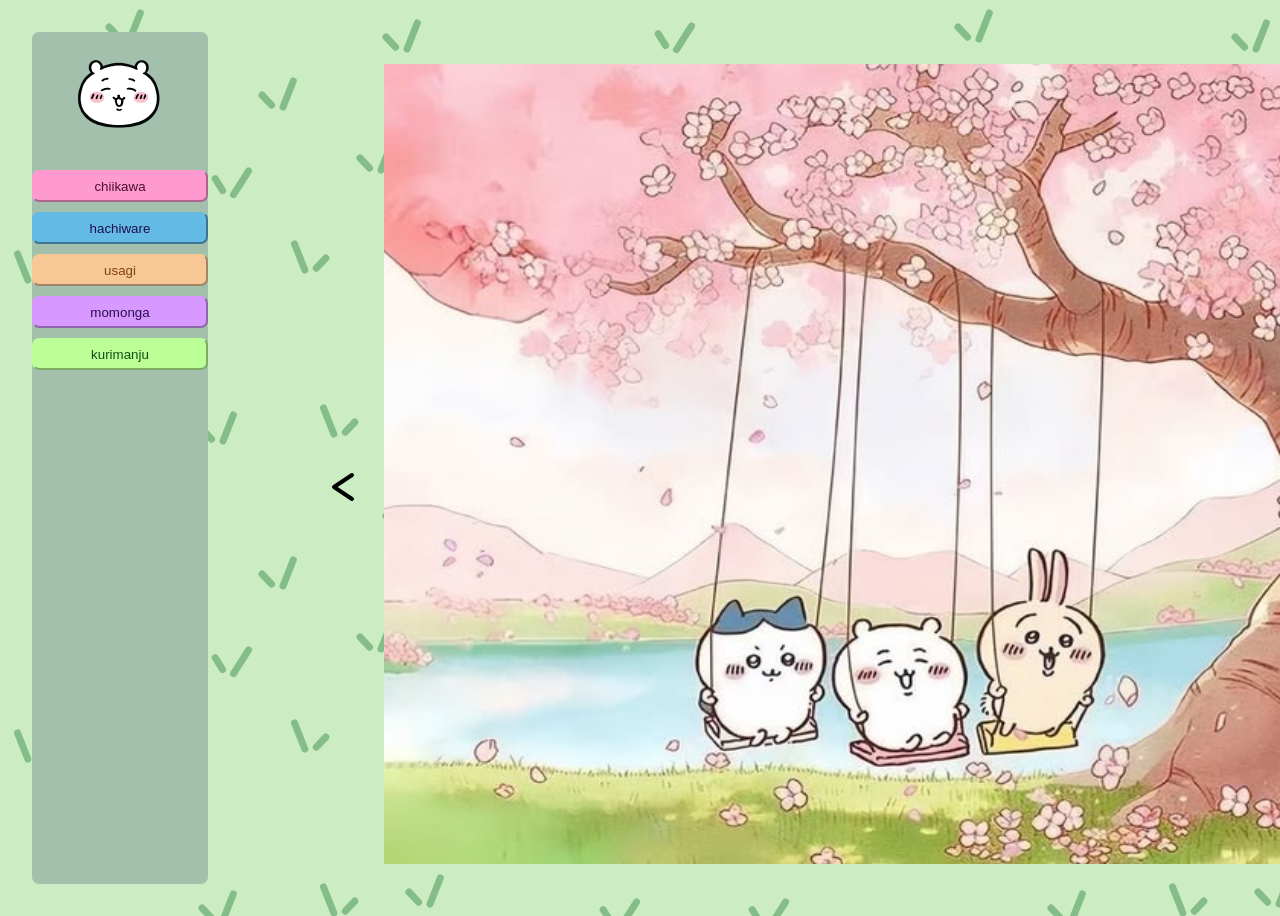
<file: index.html>
<!DOCTYPE html>
<html lang="en">

<head>
    <meta charset="UTF-8">
    <meta name="viewport" content="width=device-width, initial-scale=1.0">
    <title>Document</title>
    <link rel="stylesheet" href="./estils/style.css">
    <link rel="shortcut icon" href="./media/icon.webp" type="image/x-icon">
    <link rel="stylesheet" href="https://www.w3schools.com/w3css/5/w3.css">
</head>

<body>
    <aside>
        <a href="index.html"><img src="./media/icon.webp" alt="" id="logo"></a>
        <a href="chiikawa.html"><button id="chiikawa-button">chiikawa</button></a>
        <a href="hachiware.html"><button id="hachiware-button">hachiware</button></a>
        <a href="usagi.html"><button id="usagi-button">usagi</button></a>
        <a href="momonga.html"><button id="momonga-button">momonga</button></a>
        <a href="kurimanju.html"><button id="kurimanju-button">kurimanju</button></a>
    </aside>

    <div id="carousel-container">
        <button class="carousel left">
            <canvas id="canvasLeft" width="60" height="60"></canvas>
        </button>
        <div class="card"> <img src="./media/imagen1.jpg" class="w3-container w3-center w3-animate-right" alt="imagen1">
        </div>
        <div class="card"> <img src="./media/imagen2.jpg" class="w3-container w3-center w3-animate-right" alt=""></div>
        <div class="card"> <img src="./media/imagen3.jpg" class="w3-container w3-center w3-animate-right" alt=""></div>
        <div class="card"> <img src="./media/imagen4.jpg" class="w3-container w3-center w3-animate-right" alt=""></div>
        <div class="card"> <img src="./media/imagen5.jpg" class="w3-container w3-center w3-animate-right" alt=""></div>
        <div class="card"> <img src="./media/imagen6.jpg" class="w3-container w3-center w3-animate-right" alt=""></div>
        <div class="card"> <img src="./media/imagen7.jpg" class="w3-container w3-center w3-animate-right" alt=""></div>
        <div class="card"> <img src="./media/imagen8.jpg" class="w3-container w3-center w3-animate-right" alt=""></div>
        <div class="card"> <img src="./media/imagen9.jpg" class="w3-container w3-center w3-animate-right" alt=""></div>
        <div class="card"> <img src="./media/imagen10.jpg" class="w3-container w3-center w3-animate-right" alt=""></div>

        <button class="carousel right">
            <canvas id="canvasRight" width="60" height="60"></canvas>
        </button>
    </div>

    <script src="scripts/script.js"></script>
</body>

</html>
</file>
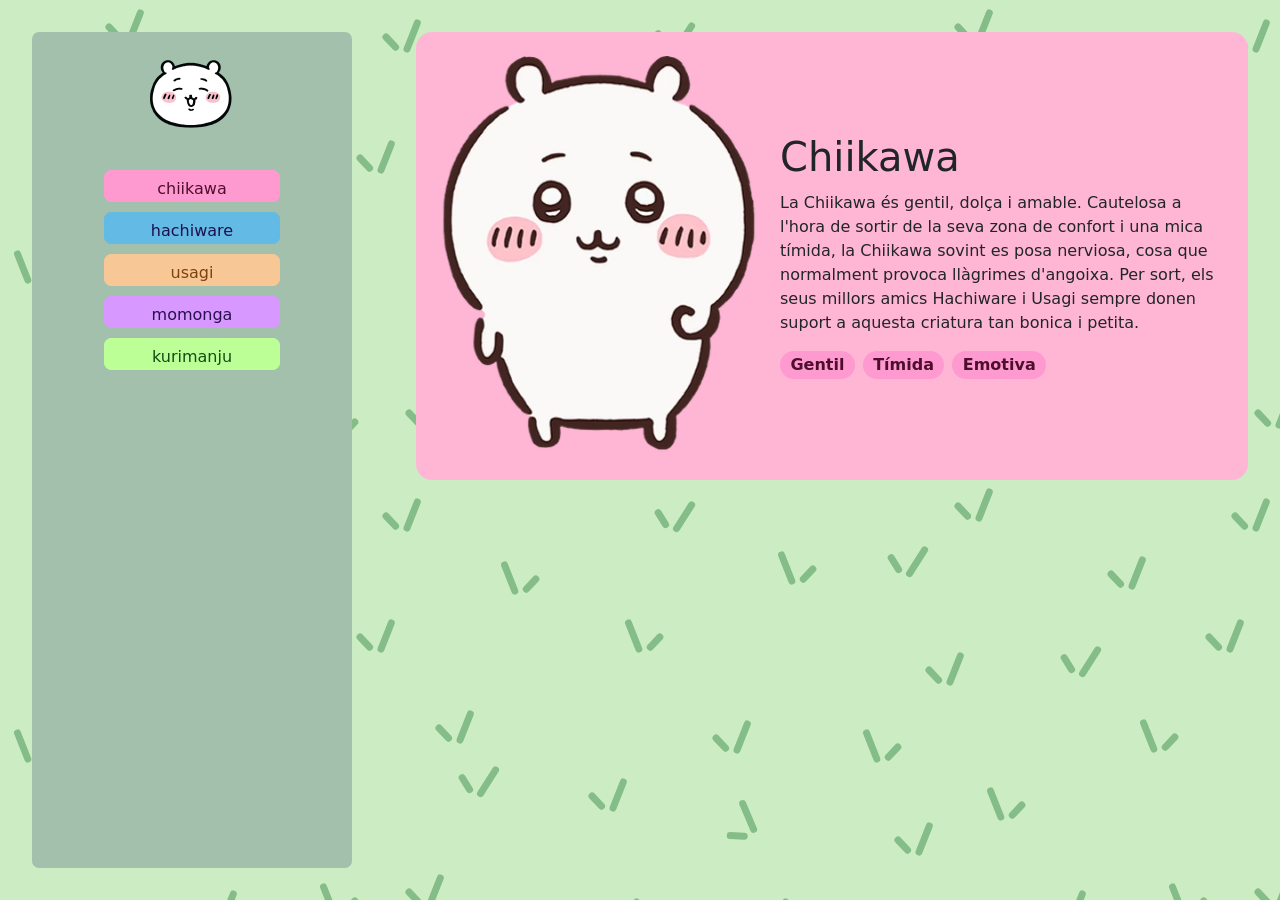
<file: chiikawa.html>
<!DOCTYPE html>
<html lang="en">

<head>
    <meta charset="UTF-8">
    <meta name="viewport" content="width=device-width, initial-scale=1.0">
    <title>Document</title>
    <link rel="stylesheet" href="https://cdn.jsdelivr.net/npm/bootstrap@5.3.3/dist/css/bootstrap.min.css">
    <link rel="stylesheet" href="./estils/style.css">
    <link rel="shortcut icon" href="./media/icon.webp" type="image/x-icon">
    <link rel="stylesheet" href="estils/card.css">
    <link rel="stylesheet" href="https://fonts.googleapis.com/css?family=Roboto">

</head>

<body>
    <aside>
        <a href="index.html"><img src="./media/icon.webp" alt="" id="logo"></a>
        <a href="chiikawa.html"><button id="chiikawa-button" class="btn">chiikawa</button></a>
        <a href="hachiware.html"><button id="hachiware-button" class="btn">hachiware</button></a>
        <a href="usagi.html"><button id="usagi-button" class="btn">usagi</button></a>
        <a href="momonga.html"><button id="momonga-button" class="btn">momonga</button></a>
        <a href="kurimanju.html"><button id="kurimanju-button" class="btn">kurimanju</button></a>
    </aside>
    <main>
        <div id="info-card">
            <img src="./media/chiikawa.webp" alt="chiikawa" id="personaje">
            <div>
                <h1>Chiikawa</h1>
                <p>La Chiikawa és gentil, dolça i amable. Cautelosa a l'hora de sortir de la seva zona de confort i una
                    mica tímida, la Chiikawa sovint es posa nerviosa, cosa que normalment provoca llàgrimes d'angoixa.
                    Per sort, els seus millors amics Hachiware i Usagi sempre donen suport a aquesta criatura tan bonica
                    i petita.</p>
                <div class="d-flex flex-wrap gap-2 mt-3">
                    <span class="badge rounded-pill fs-6" style="background-color: rgb(255, 154, 208); color: rgb(78, 15, 46);">Gentil</span>
                    <span class="badge rounded-pill fs-6" style="background-color: rgb(255, 154, 208); color: rgb(78, 15, 46);">Tímida</span>
                    <span class="badge rounded-pill fs-6" style="background-color: rgb(255, 154, 208); color: rgb(78, 15, 46);">Emotiva</span>
                </div>
            </div>
        </div>

        <div id="videos">
            <iframe src="https://www.youtube.com/embed/SqHxRtYHN5U?si=kvVrjuJg3hHNGULl" title="YouTube video player"
                frameborder="0"
                allow="accelerometer; autoplay; clipboard-write; encrypted-media; gyroscope; picture-in-picture; web-share"
                referrerpolicy="strict-origin-when-cross-origin" allowfullscreen></iframe>

            <iframe src="https://www.youtube.com/embed/YKrNhAxC6f0?si=hrZwmKj901_6UMIQ" title="YouTube video player"
                frameborder="0"
                allow="accelerometer; autoplay; clipboard-write; encrypted-media; gyroscope; picture-in-picture; web-share"
                referrerpolicy="strict-origin-when-cross-origin" allowfullscreen></iframe>
        </div>
    </main>
    <script src="https://cdn.jsdelivr.net/npm/bootstrap@5.3.3/dist/js/bootstrap.bundle.min.js"></script>
</body>

</html>
</file>
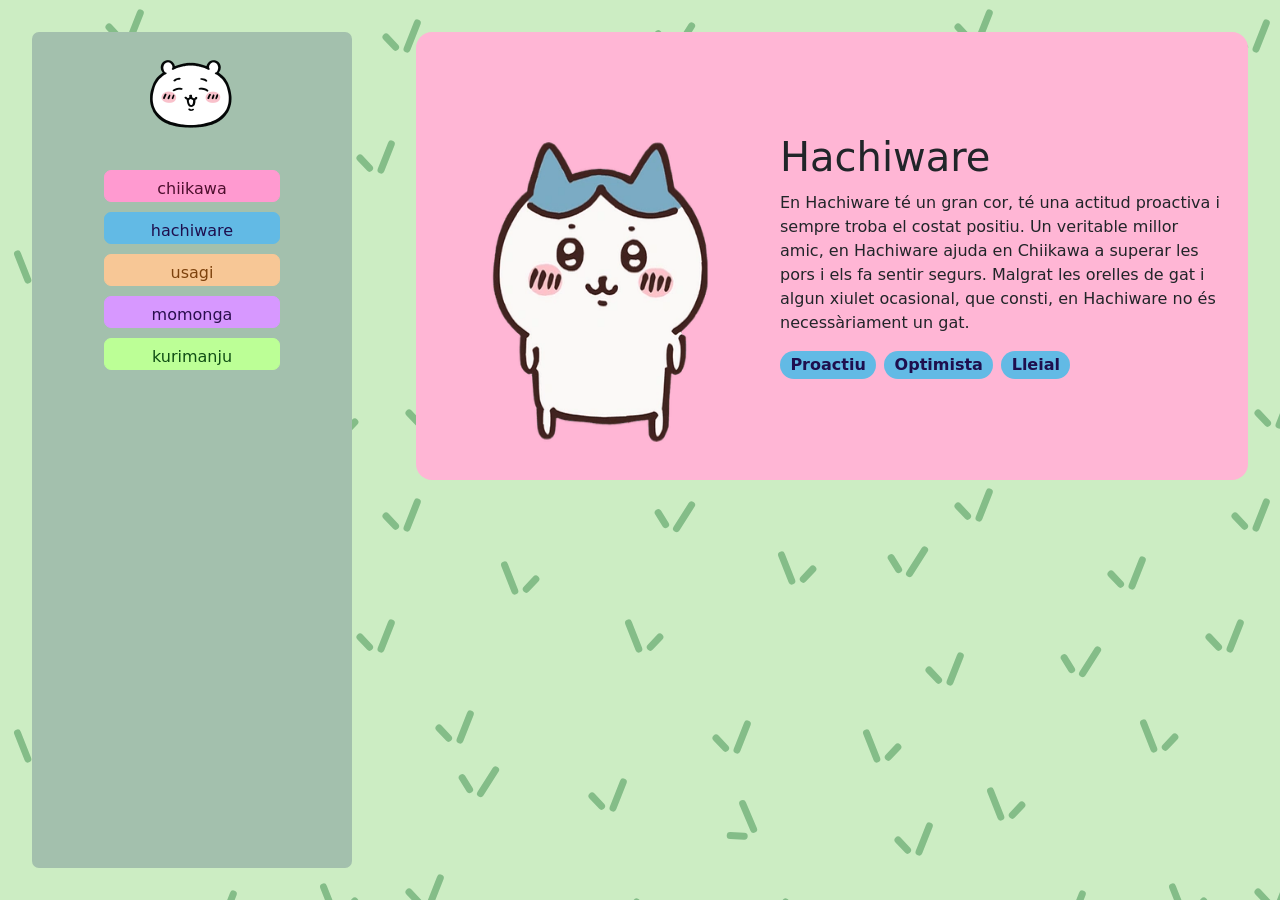
<file: hachiware.html>
<!DOCTYPE html>
<html lang="en">

<head>
    <meta charset="UTF-8">
    <meta name="viewport" content="width=device-width, initial-scale=1.0">
    <title>Document</title>
    <link rel="stylesheet" href="https://cdn.jsdelivr.net/npm/bootstrap@5.3.3/dist/css/bootstrap.min.css">
    <link rel="stylesheet" href="./estils/style.css">
    <link rel="shortcut icon" href="./media/icon.webp" type="image/x-icon">
    <link rel="stylesheet" href="estils/card.css">
    <link rel="stylesheet" href="https://fonts.googleapis.com/css?family=Roboto">

</head>

<body>
    <aside>
        <a href="index.html"><img src="./media/icon.webp" alt="" id="logo"></a>
        <a href="chiikawa.html"><button id="chiikawa-button" class="btn">chiikawa</button></a>
        <a href="hachiware.html"><button id="hachiware-button" class="btn">hachiware</button></a>
        <a href="usagi.html"><button id="usagi-button" class="btn">usagi</button></a>
        <a href="momonga.html"><button id="momonga-button" class="btn">momonga</button></a>
        <a href="kurimanju.html"><button id="kurimanju-button" class="btn">kurimanju</button></a>
    </aside>
    <main>
        <div id="info-card">
            <img src="./media/hachiware.webp" alt="chiikawa" id="personaje">
            <div>
                <h1>Hachiware</h1>
                <p>En Hachiware té un gran cor, té una actitud proactiva i sempre troba el costat positiu. Un veritable
                    millor amic, en Hachiware ajuda en Chiikawa a superar les pors i els fa sentir segurs. Malgrat les
                    orelles de gat i algun xiulet ocasional, que consti, en Hachiware no és necessàriament un gat.</p>
                <div class="d-flex flex-wrap gap-2 mt-3">
                    <span class="badge rounded-pill fs-6" style="background-color: rgb(98, 186, 229); color: rgb(30, 15, 78);">Proactiu</span>
                    <span class="badge rounded-pill fs-6" style="background-color: rgb(98, 186, 229); color: rgb(30, 15, 78);">Optimista</span>
                    <span class="badge rounded-pill fs-6" style="background-color: rgb(98, 186, 229); color: rgb(30, 15, 78);">Lleial</span>
                </div>
            </div>
        </div>

        <div id="videos">
            <iframe src="https://www.youtube.com/embed/mnO0uTHjQCQ?si=cGnP7dShcMhsepsI" title="YouTube video player"
                frameborder="0"
                allow="accelerometer; autoplay; clipboard-write; encrypted-media; gyroscope; picture-in-picture; web-share"
                referrerpolicy="strict-origin-when-cross-origin" allowfullscreen></iframe>
            <iframe src="https://www.youtube.com/embed/cE8wVmwY7VY?si=auftiVaVS589x4ZD"
                title="YouTube video player" frameborder="0"
                allow="accelerometer; autoplay; clipboard-write; encrypted-media; gyroscope; picture-in-picture; web-share"
                referrerpolicy="strict-origin-when-cross-origin" allowfullscreen></iframe>
        </div>
    </main>
    <script src="https://cdn.jsdelivr.net/npm/bootstrap@5.3.3/dist/js/bootstrap.bundle.min.js"></script>
</body>

</html>
</file>
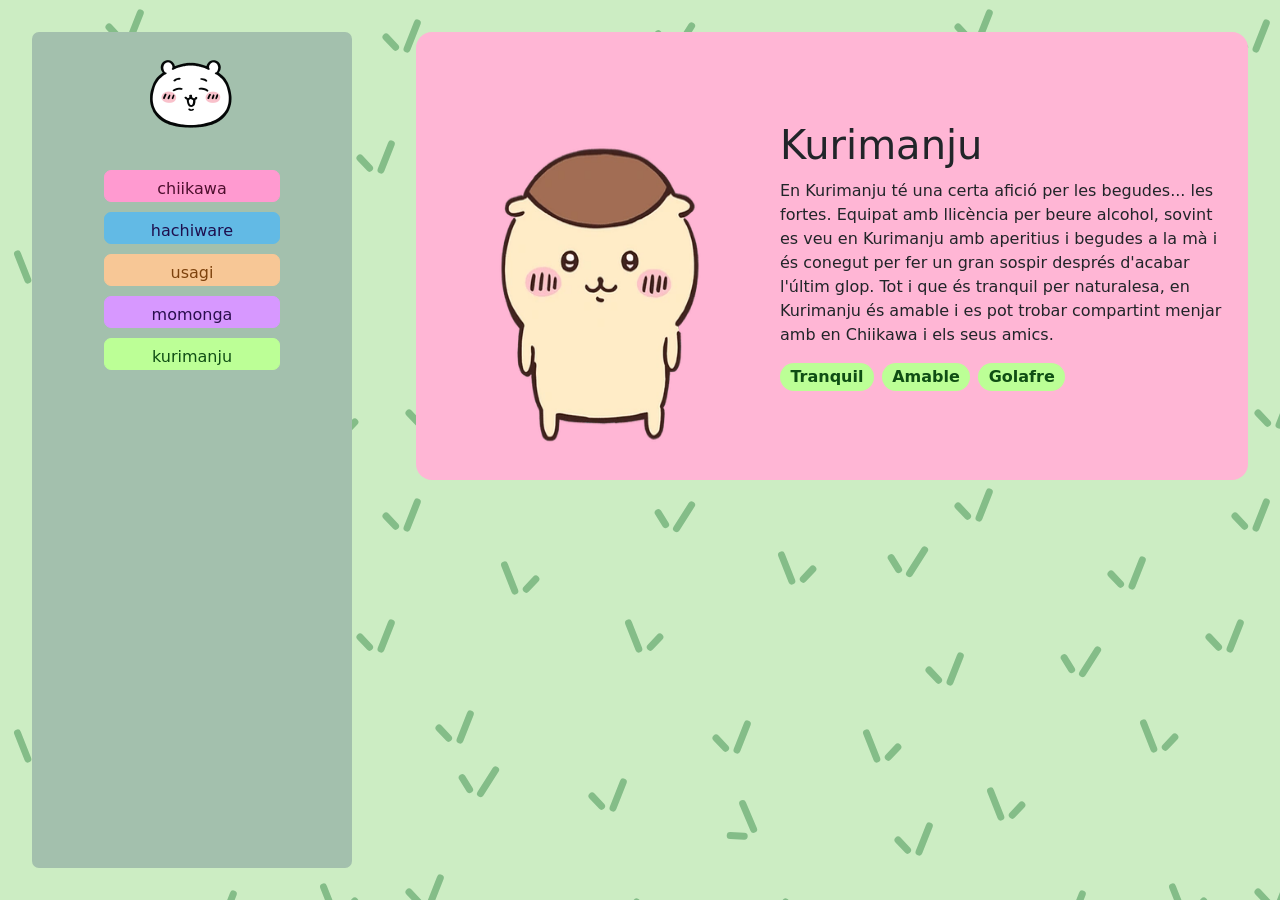
<file: kurimanju.html>
<!DOCTYPE html>
<html lang="en">

<head>
    <meta charset="UTF-8">
    <meta name="viewport" content="width=device-width, initial-scale=1.0">
    <title>Document</title>
    <link rel="stylesheet" href="https://cdn.jsdelivr.net/npm/bootstrap@5.3.3/dist/css/bootstrap.min.css">
    <link rel="stylesheet" href="./estils/style.css">
    <link rel="shortcut icon" href="./media/icon.webp" type="image/x-icon">
    <link rel="stylesheet" href="estils/card.css">
    <link rel="stylesheet" href="https://fonts.googleapis.com/css?family=Roboto">

</head>

<body>
    <aside>
        <a href="index.html"><img src="./media/icon.webp" alt="" id="logo"></a>
        <a href="chiikawa.html"><button id="chiikawa-button" class="btn">chiikawa</button></a>
        <a href="hachiware.html"><button id="hachiware-button" class="btn">hachiware</button></a>
        <a href="usagi.html"><button id="usagi-button" class="btn">usagi</button></a>
        <a href="momonga.html"><button id="momonga-button" class="btn">momonga</button></a>
        <a href="kurimanju.html"><button id="kurimanju-button" class="btn">kurimanju</button></a>
    </aside>
    <main>
        <div id="info-card">
            <img src="./media/kurimanju.webp" alt="usagi" id="personaje">
            <div>
                <h1>Kurimanju</h1>
                <p>En Kurimanju té una certa afició per les begudes... les fortes. Equipat amb llicència per beure
                    alcohol, sovint es veu en Kurimanju amb aperitius i begudes a la mà i és conegut per fer un gran
                    sospir després d'acabar l'últim glop. Tot i que és tranquil per naturalesa, en Kurimanju és amable i
                    es pot trobar compartint menjar amb en Chiikawa i els seus amics.</p>
                <div class="d-flex flex-wrap gap-2 mt-3">
                    <span class="badge rounded-pill fs-6" style="background-color: rgb(188, 255, 150); color: rgb(15, 78, 20);">Tranquil</span>
                    <span class="badge rounded-pill fs-6" style="background-color: rgb(188, 255, 150); color: rgb(15, 78, 20);">Amable</span>
                    <span class="badge rounded-pill fs-6" style="background-color: rgb(188, 255, 150); color: rgb(15, 78, 20);">Golafre</span>
                </div>
            </div>
        </div>

        <div id="videos">
            <iframe src="https://www.youtube.com/embed/B8VJpZdrqyQ?si=Lod0KuwJmPZ0JosJ" title="YouTube video player"
                frameborder="0"
                allow="accelerometer; autoplay; clipboard-write; encrypted-media; gyroscope; picture-in-picture; web-share"
                referrerpolicy="strict-origin-when-cross-origin" allowfullscreen></iframe>
            <iframe src="https://www.youtube.com/embed/kD0LM9IZNag?si=K38acPWvyFgknGDu" title="YouTube video player"
                frameborder="0"
                allow="accelerometer; autoplay; clipboard-write; encrypted-media; gyroscope; picture-in-picture; web-share"
                referrerpolicy="strict-origin-when-cross-origin" allowfullscreen></iframe>
        </div>
    </main>
    <script src="https://cdn.jsdelivr.net/npm/bootstrap@5.3.3/dist/js/bootstrap.bundle.min.js"></script>
</body>

</html>
</file>
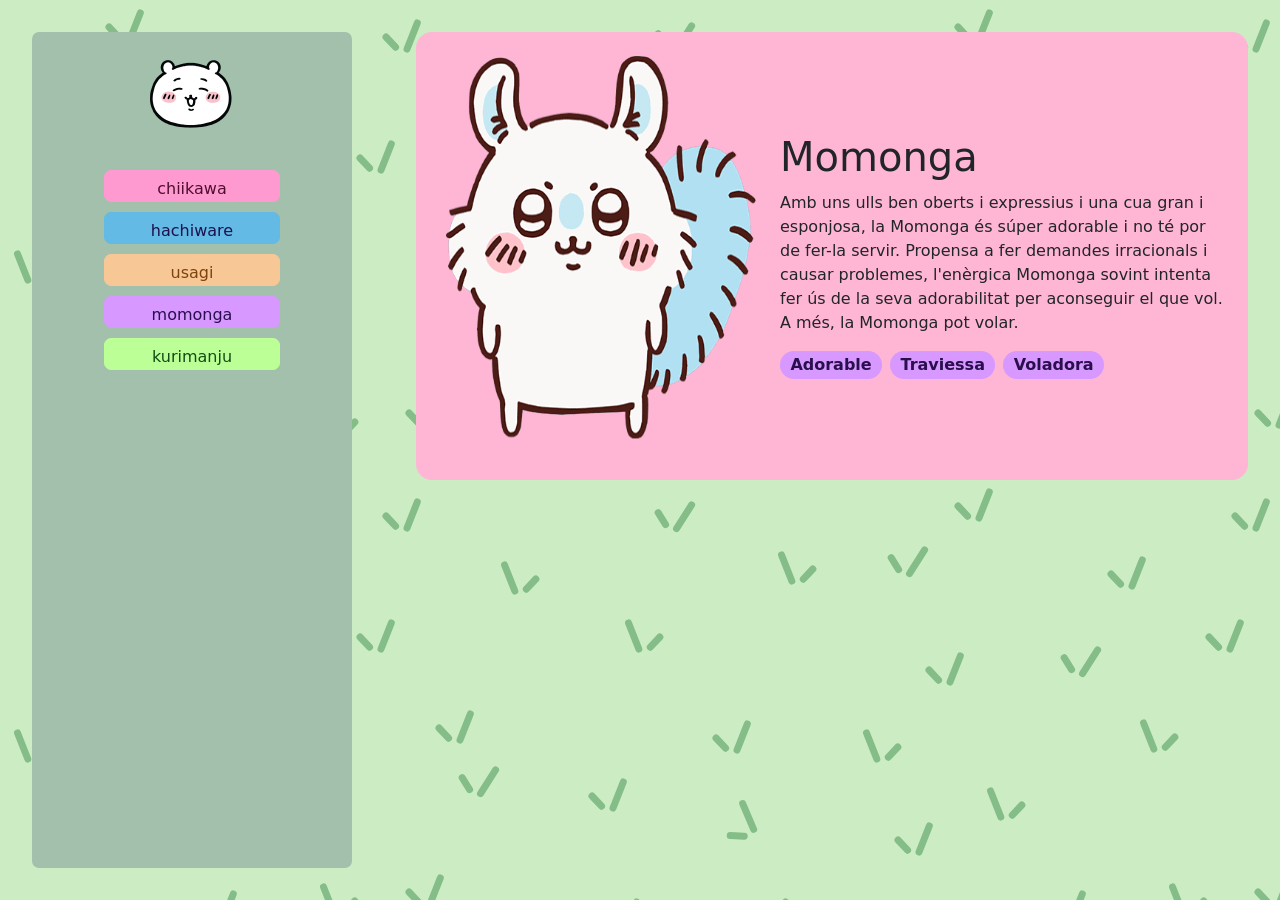
<file: momonga.html>
<!DOCTYPE html>
<html lang="en">

<head>
    <meta charset="UTF-8">
    <meta name="viewport" content="width=device-width, initial-scale=1.0">
    <title>Document</title>
    <link rel="stylesheet" href="https://cdn.jsdelivr.net/npm/bootstrap@5.3.3/dist/css/bootstrap.min.css">
    <link rel="stylesheet" href="./estils/style.css">
    <link rel="shortcut icon" href="./media/icon.webp" type="image/x-icon">
    <link rel="stylesheet" href="estils/card.css">
    <link rel="stylesheet" href="https://fonts.googleapis.com/css?family=Roboto">

</head>

<body>
    <aside>
        <a href="index.html"><img src="./media/icon.webp" alt="" id="logo"></a>
        <a href="chiikawa.html"><button id="chiikawa-button" class="btn">chiikawa</button></a>
        <a href="hachiware.html"><button id="hachiware-button" class="btn">hachiware</button></a>
        <a href="usagi.html"><button id="usagi-button" class="btn">usagi</button></a>
        <a href="momonga.html"><button id="momonga-button" class="btn">momonga</button></a>
        <a href="kurimanju.html"><button id="kurimanju-button" class="btn">kurimanju</button></a>
    </aside>
    <main>
        <div id="info-card">
            <img src="./media/momonga.webp" alt="usagi" id="personaje">
            <div>
                <h1>Momonga</h1>
                <p>Amb uns ulls ben oberts i expressius i una cua gran i esponjosa, la Momonga és súper adorable i no té
                    por de fer-la servir. Propensa a fer demandes irracionals i causar problemes, l'enèrgica Momonga
                    sovint intenta fer ús de la seva adorabilitat per aconseguir el que vol. A més, la Momonga pot
                    volar.</p>
                <div class="d-flex flex-wrap gap-2 mt-3">
                    <span class="badge rounded-pill fs-6" style="background-color: rgb(215, 152, 255); color: rgb(42, 15, 78);">Adorable</span>
                    <span class="badge rounded-pill fs-6" style="background-color: rgb(215, 152, 255); color: rgb(42, 15, 78);">Traviessa</span>
                    <span class="badge rounded-pill fs-6" style="background-color: rgb(215, 152, 255); color: rgb(42, 15, 78);">Voladora</span>
                </div>
            </div>
        </div>

        <div id="videos">
            <iframe src="https://www.youtube.com/embed/DxdbjRMNQx8?si=1L5JtgEKJMA6sNRX" title="YouTube video player"
                frameborder="0"
                allow="accelerometer; autoplay; clipboard-write; encrypted-media; gyroscope; picture-in-picture; web-share"
                referrerpolicy="strict-origin-when-cross-origin" allowfullscreen></iframe>
            <iframe src="https://www.youtube.com/embed/T82tvu2RW9E?si=kIAkxHNyTZgRKxyj"
                title="YouTube video player" frameborder="0"
                allow="accelerometer; autoplay; clipboard-write; encrypted-media; gyroscope; picture-in-picture; web-share"
                referrerpolicy="strict-origin-when-cross-origin" allowfullscreen></iframe>
        </div>
    </main>
    <script src="https://cdn.jsdelivr.net/npm/bootstrap@5.3.3/dist/js/bootstrap.bundle.min.js"></script>
</body>

</html>
</file>
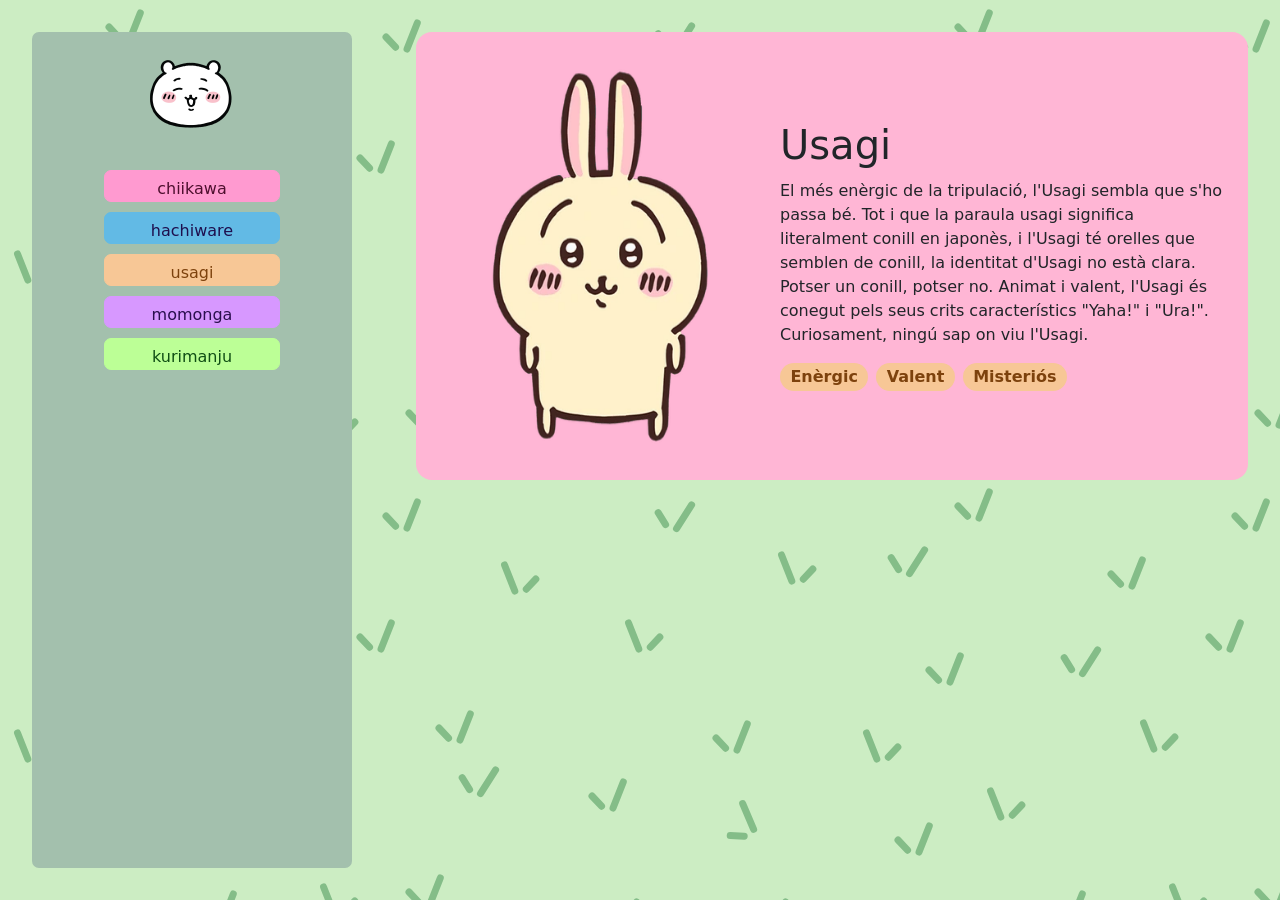
<file: usagi.html>
<!DOCTYPE html>
<html lang="en">

<head>
    <meta charset="UTF-8">
    <meta name="viewport" content="width=device-width, initial-scale=1.0">
    <title>Document</title>
    <link rel="stylesheet" href="https://cdn.jsdelivr.net/npm/bootstrap@5.3.3/dist/css/bootstrap.min.css">
    <link rel="stylesheet" href="./estils/style.css">
    <link rel="shortcut icon" href="./media/icon.webp" type="image/x-icon">
    <link rel="stylesheet" href="estils/card.css">
    <link rel="stylesheet" href="https://fonts.googleapis.com/css?family=Roboto">

</head>

<body>
    <aside>
        <a href="index.html"><img src="./media/icon.webp" alt="" id="logo"></a>
        <a href="chiikawa.html"><button id="chiikawa-button" class="btn">chiikawa</button></a>
        <a href="hachiware.html"><button id="hachiware-button" class="btn">hachiware</button></a>
        <a href="usagi.html"><button id="usagi-button" class="btn">usagi</button></a>
        <a href="momonga.html"><button id="momonga-button" class="btn">momonga</button></a>
        <a href="kurimanju.html"><button id="kurimanju-button" class="btn">kurimanju</button></a>
    </aside>
    <main>
        <div id="info-card">
            <img src="./media/usagi.webp" alt="usagi" id="personaje">
            <div>
                <h1>Usagi</h1>
                <p>El més enèrgic de la tripulació, l'Usagi sembla que s'ho passa bé. Tot i que la paraula usagi
                    significa literalment conill en japonès, i l'Usagi té orelles que semblen de conill, la identitat
                    d'Usagi no està clara. Potser un conill, potser no. Animat i valent, l'Usagi és conegut pels seus
                    crits característics "Yaha!" i "Ura!". Curiosament, ningú sap on viu l'Usagi.</p>
                <div class="d-flex flex-wrap gap-2 mt-3">
                    <span class="badge rounded-pill fs-6" style="background-color: rgb(247, 199, 150); color: rgb(125, 66, 13);">Enèrgic</span>
                    <span class="badge rounded-pill fs-6" style="background-color: rgb(247, 199, 150); color: rgb(125, 66, 13);">Valent</span>
                    <span class="badge rounded-pill fs-6" style="background-color: rgb(247, 199, 150); color: rgb(125, 66, 13);">Misteriós</span>
                </div>
            </div>
        </div>

        <div id="videos">
            <iframe src="https://www.youtube.com/embed/5dzGmyZniqI?si=ItxZ5Ltz3neDEeZx" title="YouTube video player"
                frameborder="0"
                allow="accelerometer; autoplay; clipboard-write; encrypted-media; gyroscope; picture-in-picture; web-share"
                referrerpolicy="strict-origin-when-cross-origin" allowfullscreen></iframe>
            <iframe src="https://www.youtube.com/embed/a7cwqxmn7rY?si=NCa4qKPMVmydYSdT"
                title="YouTube video player" frameborder="0"
                allow="accelerometer; autoplay; clipboard-write; encrypted-media; gyroscope; picture-in-picture; web-share"
                referrerpolicy="strict-origin-when-cross-origin" allowfullscreen></iframe>
        </div>
    </main>
    <script src="https://cdn.jsdelivr.net/npm/bootstrap@5.3.3/dist/js/bootstrap.bundle.min.js"></script>
</body>

</html>
</file>
<file: estils/style.css>
body {
    background: url(/media/fondo.svg);
    min-height: 100vh;
    display: flex;
    align-items: flex-start;
    margin: 0;
}

aside {
    background-color: rgba(163, 192, 173, 1);
    width: 20rem;
    min-height: calc(100vh - 4rem);
    display: flex !important;
    flex-flow: column;
    align-items: center;
    justify-content: flex-start;
    border-radius: 7px;
    margin: 2rem;
    padding-top: 1rem;
    gap: 10px;
}

#logo {
    width: 6rem;
    height: 6rem;
    display: block;
    margin-bottom: 1rem;
}

#chiikawa-button,
#hachiware-button,
#hachiware-button,
#usagi-button,
#momonga-button,
#kurimanju-button {
    width: 11rem;
    height: 2rem;
    border-radius: 7px;
}

#chiikawa-button {
    color: rgb(78, 15, 46);
    background-color: rgb(255, 154, 208);
    border-color: rgb(255, 154, 208);

}

#hachiware-button {
    color: rgb(30, 15, 78);
    background-color: rgb(98, 186, 229);
    border-color: rgb(98, 186, 229);
    ;
}

#usagi-button {
    color: rgb(125, 66, 13);
    background-color: rgb(247, 199, 150);
    border-color: rgb(247, 199, 150);
}

#momonga-button {
    color: rgb(42, 15, 78);
    background-color: rgb(215, 152, 255);
    border-color: rgb(215, 152, 255);
}

#kurimanju-button {
    color: rgb(15, 78, 20);
    background-color: rgb(188, 255, 150);
    border-color: rgb(188, 255, 150);
}

#logo {
    width: 6rem;
    height: 6rem;
}

#carousel-container {
    margin-top: 5%;
    margin-left: 5%;
    display: flex;
}

.carousel.right {
        margin-top: 30%;
    color: pink;
    background-color: rgba(255, 76, 160, 0);
    border-style: none;
    width: 5rem;
    height: 5rem;

}
.carousel.left {
    margin-top: 30%;
    color: pink;
    background-color: rgb(248, 172, 255,0);
    border-style: none;
    width: 5rem;
    height: 5rem;

}
.card {
    display: none;
    transition: cubic-bezier(0.075, 0.82, 0.165, 1);

}

img {
    width: 70rem;
    height: 50rem;
}
</file>
<file: estils/card.css>
main {
  flex: 1;
  display: flex;
  flex-direction: column;
  gap: 20px;
  padding: 2rem;
}

#info-card {
  background: rgb(255, 182, 213);
  border-radius: 16px;
  display: flex;
  align-items: center;
  gap: 20px;
  padding: 1.5rem;
}

#personaje {
  width: 20rem;
  height: 25rem;
}

#info-card h1 {
  margin-bottom: 10px;
}

#videos {
  display: flex;
  gap: 40px;
}

#videos iframe {
  flex: 1;
  height: 315px;
  border-radius: 12px;
}


@media (max-width: 768px) {
  #info-card {
    flex-direction: column;
    text-align: center;
  }

  #personaje {
    width: 120px;
  }

  #videos {
    flex-direction: column;
  }

  main {
    padding: 1rem;
  }
}

/* móvil */
@media (max-width: 480px) {
  #personaje {
    width: 90px;
  }

  #videos video {
    height: 160px;
  }
}
</file>
